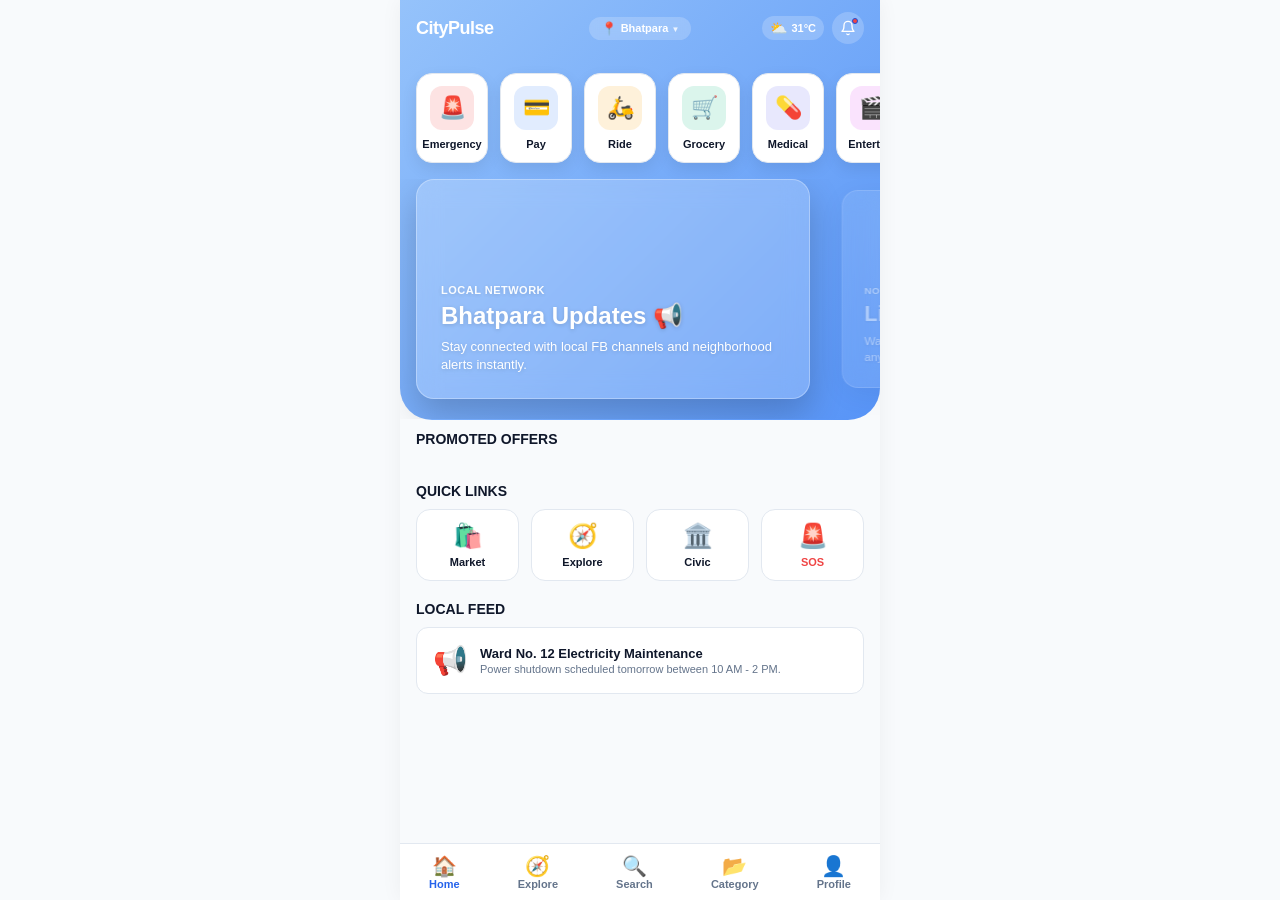
<file: index.html>
<!DOCTYPE html>
<html lang="en">
<head>
    <meta charset="UTF-8">
    <meta name="viewport" content="width=device-width, initial-scale=1.0">
    <title>CityPulse - Home</title>
    <link rel="stylesheet" href="https://anupsharmasharma012-debug.github.io/citypulse-core/style.css">
    <style>
        /* DYNAMIC BACKGROUND (Height perfectly adjusted to Hero Card only) */
        #dynamic-header-bg {
            position: absolute;
            top: 0;
            left: 0;
            width: 100%;
            height: 420px; /* <--- Fixed Height: Yahan par background cut ho jayega */
            z-index: 0;
            background: linear-gradient(135deg, rgba(96, 165, 250, 0.6) 0%, rgba(59, 130, 246, 0.8) 100%);
            border-bottom-left-radius: 32px;
            border-bottom-right-radius: 32px;
            transition: background 0.6s ease-in-out;
        }

        /* AMAZON STYLE - SEPARATE FLOATING CARDS */
        .horizontal-scroll {
            display: flex;
            overflow-x: auto;
            gap: 12px;
            padding: 16px;
            scrollbar-width: none;
            position: relative;
            z-index: 2; 
        }
        .horizontal-scroll::-webkit-scrollbar { display: none; }
        
        .scroll-item {
            display: flex;
            flex-direction: column;
            align-items: center;
            min-width: 72px;
            background: var(--card-bg);
            border: 1px solid var(--card-border);
            border-radius: 16px;
            padding: 12px 6px;
            box-shadow: 0 6px 16px rgba(0,0,0,0.08); 
            cursor: pointer;
            gap: 8px;
            transition: transform 0.2s;
        }
        .scroll-item:active { transform: scale(0.92); }
        .icon-box {
            width: 44px;
            height: 44px;
            border-radius: 12px;
            display: flex;
            justify-content: center;
            align-items: center;
            font-size: 22px;
        }
        .icon-label { font-size: 11px; font-weight: 700; color: var(--text-main); text-align: center; }

        /* 3D HERO BANNER CAROUSEL */
        .banner-carousel {
            display: flex;
            overflow-x: auto;
            scroll-snap-type: x mandatory;
            padding: 0 16px 20px 16px;
            gap: 12px;
            position: relative;
            z-index: 2;
            scrollbar-width: none;
            scroll-behavior: smooth;
        }
        .banner-carousel::-webkit-scrollbar { display: none; }
        .banner-card {
            min-width: 88%;
            min-height: 220px;
            display: flex;
            flex-direction: column;
            justify-content: flex-end; 
            scroll-snap-align: center;
            border-radius: 18px;
            padding: 24px;
            color: white;
            transition: transform 0.4s cubic-bezier(0.4, 0, 0.2, 1), opacity 0.4s ease;
            transform: scale(0.9);
            opacity: 0.5;
            background: rgba(255, 255, 255, 0.2);
            backdrop-filter: blur(12px);
            -webkit-backdrop-filter: blur(12px);
            border: 1px solid rgba(255, 255, 255, 0.3);
            box-shadow: 0 8px 32px rgba(0,0,0,0.1);
            text-shadow: 0 1px 4px rgba(0,0,0,0.15); 
        }
        .banner-card.active-3d {
            transform: scale(1);
            opacity: 1;
            box-shadow: 0 15px 35px rgba(0,0,0,0.2);
        }

        /* Purana Quick Grid & Sections */
        .quick-grid { display: grid; grid-template-columns: repeat(4, 1fr); gap: 12px; padding: 0 16px; margin-bottom: 16px; position: relative; z-index: 2; }
        .quick-item { background: var(--card-bg); border: 1px solid var(--card-border); border-radius: 14px; padding: 12px 8px; text-align: center; cursor: pointer; transition: transform 0.2s; }
        .quick-item:active { transform: scale(0.95); }
        .section-title { font-size: 14px; font-weight: 800; color: var(--text-main); margin: 20px 16px 10px 16px; text-transform: uppercase; position: relative; z-index: 2; }
    </style>
</head>
<body>
    <div class="max-width-container">
        
        <!-- DYNAMIC BACKGROUND LAYER -->
        <div id="dynamic-header-bg"></div>

        <!-- TOPBAR -->
        <city-topbar home-header></city-topbar>

        <main style="margin-bottom: 90px;">
            
            <!-- HORIZONTAL MENU -->
            <div class="horizontal-scroll">
                <div class="scroll-item" onclick="window.location.href='https://anupsharmasharma012-debug.github.io/citypulse-profile/emergency-sos.html'">
                    <div class="icon-box" style="background-color: rgba(239, 68, 68, 0.15);">🚨</div>
                    <span class="icon-label">Emergency</span>
                </div>
                <div class="scroll-item" onclick="window.location.href='https://anupsharmasharma012-debug.github.io/citypulse-profile/wallet.html'">
                    <div class="icon-box" style="background-color: rgba(59, 130, 246, 0.15);">💳</div>
                    <span class="icon-label">Pay</span>
                </div>
                <div class="scroll-item" onclick="showToast('Ride module coming soon')">
                    <div class="icon-box" style="background-color: rgba(245, 158, 11, 0.15);">🛵</div>
                    <span class="icon-label">Ride</span>
                </div>
                <div class="scroll-item" onclick="window.location.href='category.html'">
                    <div class="icon-box" style="background-color: rgba(16, 185, 129, 0.15);">🛒</div>
                    <span class="icon-label">Grocery</span>
                </div>
                <div class="scroll-item" onclick="showToast('Medical module coming soon')">
                    <div class="icon-box" style="background-color: rgba(99, 102, 241, 0.15);">💊</div>
                    <span class="icon-label">Medical</span>
                </div>
                <div class="scroll-item" onclick="showToast('Entertainment coming soon')">
                    <div class="icon-box" style="background-color: rgba(217, 70, 239, 0.15);">🎬</div>
                    <span class="icon-label">Entertain</span>
                </div>
                <div class="scroll-item" onclick="window.location.href='category.html'">
                    <div class="icon-box" style="background-color: rgba(249, 115, 22, 0.15);">🛠️</div>
                    <span class="icon-label">Services</span>
                </div>
                <div class="scroll-item" onclick="showToast('Education module coming soon')">
                    <div class="icon-box" style="background-color: rgba(168, 85, 247, 0.15);">📚</div>
                    <span class="icon-label">Education</span>
                </div>
            </div>

            <!-- 3D DYNAMIC BANNER CAROUSEL -->
            <div class="banner-carousel" id="3d-carousel">
                
                <!-- 1. Local Network (Light Transparent Blue) -->
                <div class="banner-card active-3d" data-theme="linear-gradient(135deg, rgba(96, 165, 250, 0.65) 0%, rgba(59, 130, 246, 0.85) 100%)">
                    <div style="font-size: 11px; font-weight: 800; text-transform: uppercase; opacity: 0.95; margin-bottom: 6px; letter-spacing: 0.5px;">Local Network</div>
                    <h2 style="font-size: 24px; font-weight: 800; margin-bottom: 8px;">Bhatpara Updates 📢</h2>
                    <p style="font-size: 13px; opacity: 1; line-height: 1.4;">Stay connected with local FB channels and neighborhood alerts instantly.</p>
                </div>
                
                <!-- 2. Live Channel (Light Transparent Orange) -->
                <div class="banner-card" data-theme="linear-gradient(135deg, rgba(251, 146, 60, 0.65) 0%, rgba(249, 115, 22, 0.85) 100%)">
                    <div style="font-size: 11px; font-weight: 800; text-transform: uppercase; opacity: 0.95; margin-bottom: 6px; letter-spacing: 0.5px;">Now Streaming</div>
                    <h2 style="font-size: 24px; font-weight: 800; margin-bottom: 8px;">Live Channels 🔴</h2>
                    <p style="font-size: 13px; opacity: 1; line-height: 1.4;">Watch your favorite live broadcasts and breaking news anytime.</p>
                </div>

                <!-- 3. Top Headlines (DEEP PREMIUM PURPLE - Richer Contrast) -->
                <div class="banner-card" data-theme="linear-gradient(135deg, rgba(147, 51, 234, 0.75) 0%, rgba(107, 33, 168, 0.95) 100%)">
                    <div style="font-size: 11px; font-weight: 800; text-transform: uppercase; opacity: 0.9; margin-bottom: 6px; letter-spacing: 0.5px;">Trending Now</div>
                    <h2 style="font-size: 24px; font-weight: 800; margin-bottom: 8px;">Top Headlines 📰</h2>
                    <p style="font-size: 13px; opacity: 0.95; line-height: 1.4;">Daily catch-up on national and global top stories curated for you.</p>
                </div>

                <!-- 4. Entertainment (Light Transparent Green) -->
                <div class="banner-card" data-theme="linear-gradient(135deg, rgba(52, 211, 153, 0.65) 0%, rgba(16, 185, 129, 0.85) 100%)">
                    <div style="font-size: 11px; font-weight: 800; text-transform: uppercase; opacity: 0.95; margin-bottom: 6px; letter-spacing: 0.5px;">Chill & Relax</div>
                    <h2 style="font-size: 24px; font-weight: 800; margin-bottom: 8px;">Entertainment 🍿</h2>
                    <p style="font-size: 13px; opacity: 1; line-height: 1.4;">Movies, shows, and viral content to make your day better.</p>
                </div>

            </div>

            <!-- AD SPACE (Safe outside background color) -->
            <div class="section-title" style="margin-top: 12px;">Promoted Offers</div>
            <city-ad-space></city-ad-space>

            <!-- QUICK SERVICE GRID -->
            <div class="section-title" style="margin-top: 36px;">Quick Links</div>
            <div class="quick-grid">
                <div class="quick-item" onclick="window.location.href='category.html'">
                    <div style="font-size: 24px; margin-bottom: 6px;">🛍️</div>
                    <div style="font-size: 11px; font-weight: 700; color: var(--text-main);">Market</div>
                </div>
                <div class="quick-item" onclick="window.location.href='search.html'">
                    <div style="font-size: 24px; margin-bottom: 6px;">🧭</div>
                    <div style="font-size: 11px; font-weight: 700; color: var(--text-main);">Explore</div>
                </div>
                <div class="quick-item" onclick="showToast('Civic Services Module Coming Soon')">
                    <div style="font-size: 24px; margin-bottom: 6px;">🏛️</div>
                    <div style="font-size: 11px; font-weight: 700; color: var(--text-main);">Civic</div>
                </div>
                <div class="quick-item" onclick="window.location.href='https://anupsharmasharma012-debug.github.io/citypulse-profile/emergency-sos.html'">
                    <div style="font-size: 24px; margin-bottom: 6px;">🚨</div>
                    <div style="font-size: 11px; font-weight: 700; color: var(--accent-red);">SOS</div>
                </div>
            </div>

            <!-- LOCAL UPDATES -->
            <div class="section-title">Local Feed</div>
            <div class="cp-card flex-column gap-2" style="margin: 0 16px 20px 16px; position: relative; z-index: 2;">
                <div class="d-flex gap-3 align-items-center">
                    <span style="font-size: 28px;">📢</span>
                    <div>
                        <div style="font-size: 13px; font-weight: 700;">Ward No. 12 Electricity Maintenance</div>
                        <div style="font-size: 11px; color: var(--text-muted); margin-top: 2px;">Power shutdown scheduled tomorrow between 10 AM - 2 PM.</div>
                    </div>
                </div>
            </div>

        </main>

        <bottom-nav></bottom-nav>
    </div>

    <!-- CORE SCRIPTS -->
    <script src="https://anupsharmasharma012-debug.github.io/citypulse-core/config.js"></script>
    <script src="https://anupsharmasharma012-debug.github.io/citypulse-core/store.js"></script>
    <script src="https://anupsharmasharma012-debug.github.io/citypulse-core/components.js"></script>
    
    <script>
        // Global Theme Check
        window.addEventListener('DOMContentLoaded', () => {
            if (localStorage.getItem('cp_theme') === 'dark') {
                document.body.classList.add('dark-mode');
            }

            // Transparent Topbar Setup
            setTimeout(() => {
                const topbar = document.querySelector('city-topbar');
                if (topbar && topbar.firstElementChild) {
                    topbar.firstElementChild.style.setProperty('background', 'transparent', 'important');
                    topbar.firstElementChild.style.setProperty('box-shadow', 'none', 'important');
                }
            }, 100);

            // Dynamic Color Sync Logic
            const carousel = document.getElementById('3d-carousel');
            const cards = carousel.querySelectorAll('.banner-card');
            const dynamicBg = document.getElementById('dynamic-header-bg');

            function syncColors() {
                let centerPoint = carousel.scrollLeft + (carousel.clientWidth / 2);
                
                cards.forEach(card => {
                    let cardCenter = card.offsetLeft + (card.clientWidth / 2) - carousel.offsetLeft;
                    
                    if (Math.abs(centerPoint - cardCenter) < (card.clientWidth / 2)) {
                        cards.forEach(c => c.classList.remove('active-3d'));
                        card.classList.add('active-3d'); 
                        
                        let themeColor = card.getAttribute('data-theme');
                        dynamicBg.style.background = themeColor;
                    }
                });
            }

            carousel.addEventListener('scroll', syncColors);
            syncColors(); 
        });
    </script>
</body>
</html>
</file>
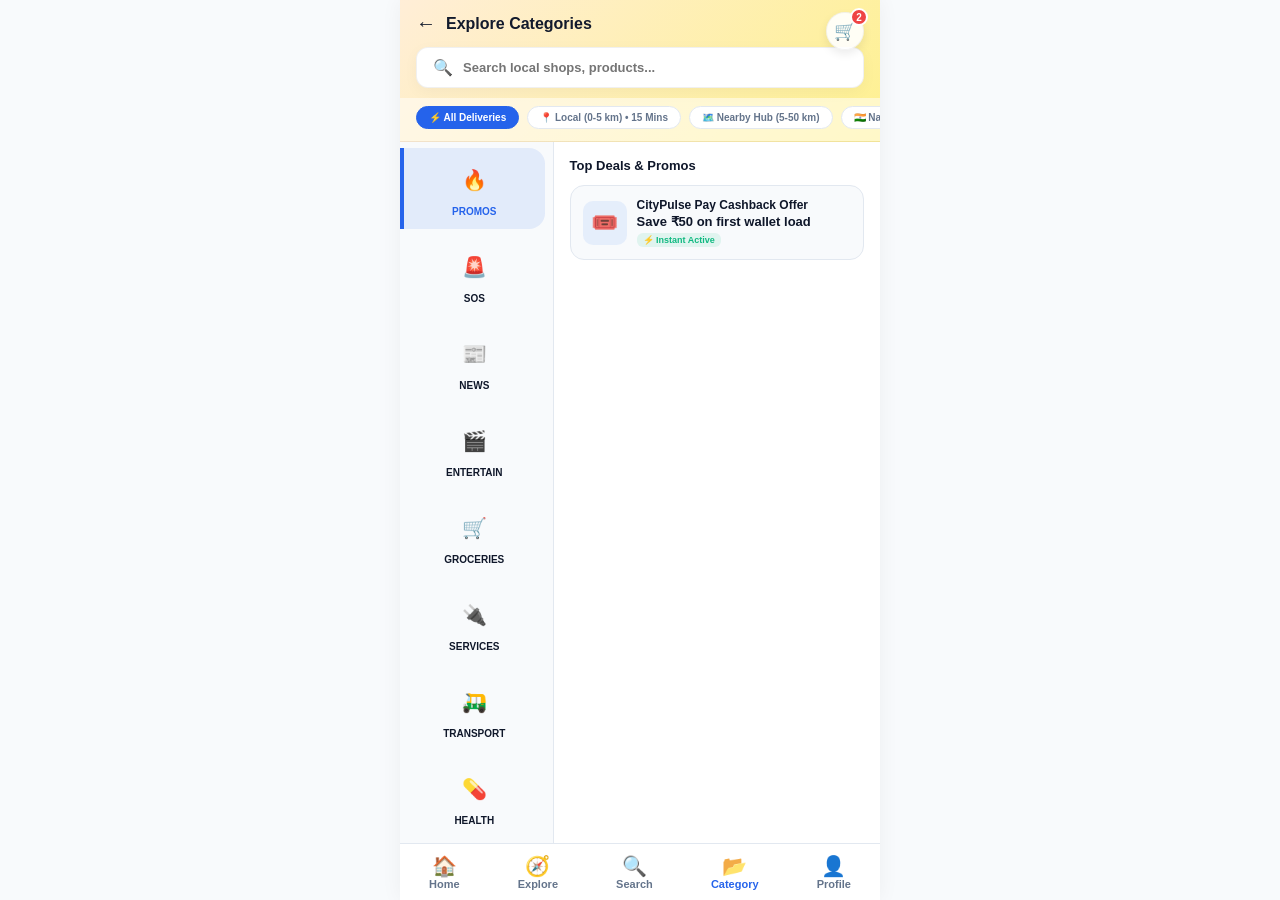
<file: category.html>
<!DOCTYPE html>
<html lang="en">
<head>
    <meta charset="UTF-8">
    <meta name="viewport" content="width=device-width, initial-scale=1.0">
    <title>CityPulse - Categories & Local Stock</title>
    <link rel="stylesheet" href="https://anupsharmasharma012-debug.github.io/citypulse-core/style.css">
    <style>
        city-topbar { display: block; opacity: 0.99; }
        city-topbar > div { background: transparent !important; border-bottom: none !important; box-shadow: none !important; }

        .top-gradient-bg {
            position: sticky; top: 0; z-index: 100;
            background: linear-gradient(135deg, rgba(255, 237, 213, 0.95) 0%, rgba(254, 240, 138, 0.95) 100%);
            backdrop-filter: blur(12px); -webkit-backdrop-filter: blur(12px);
            border-bottom: 1px solid rgba(0, 0, 0, 0.05);
        }

        /* 🛒 CART BUTTON */
        .cart-btn-wrapper { position: absolute; top: 12px; right: 16px; z-index: 105; cursor: pointer; text-decoration: none; }
        .cart-icon-bg { background: rgba(255, 255, 255, 0.9); border: 1px solid rgba(0,0,0,0.05); width: 38px; height: 38px; border-radius: 50%; display: flex; justify-content: center; align-items: center; font-size: 18px; box-shadow: 0 4px 10px rgba(0,0,0,0.08); }
        .cart-badge { position: absolute; top: -4px; right: -4px; background: #ef4444; color: white; font-size: 10px; font-weight: 800; width: 18px; height: 18px; border-radius: 50%; display: flex; justify-content: center; align-items: center; border: 2px solid #ffffff; }

        /* Proximity Filter Bar */
        .proximity-bar { display: flex; gap: 8px; padding: 8px 16px 12px 16px; overflow-x: auto; scrollbar-width: none; background: rgba(255,255,255,0.5); }
        .proximity-bar::-webkit-scrollbar { display: none; }
        .prox-pill { background: var(--card-bg); border: 1px solid var(--card-border); padding: 5px 12px; border-radius: 16px; font-size: 10px; font-weight: 800; color: var(--text-muted); cursor: pointer; white-space: nowrap; }
        .prox-pill.active { background: var(--accent-blue); color: white; border-color: var(--accent-blue); }

        .search-container { padding: 0 16px 10px 16px; }
        .search-box { display: flex; align-items: center; background: var(--card-bg); border: 1px solid rgba(0,0,0,0.06); border-radius: 12px; padding: 10px 16px; box-shadow: 0 4px 15px rgba(0,0,0,0.04); }
        .search-input { flex: 1; border: none; background: transparent; outline: none; color: var(--text-main); font-size: 13px; margin-left: 10px; font-weight: 600; }

        .split-layout { display: flex; height: calc(100vh - 145px); background: var(--bg-color); }
        .left-panel { width: 32%; background: var(--bg-color); border-right: 1px solid var(--card-border); overflow-y: auto; padding-bottom: 150px; scrollbar-width: none; }
        .left-panel::-webkit-scrollbar { display: none; }
        
        .side-tab { padding: 12px 4px; margin: 6px 8px 6px 0; border-radius: 0 16px 16px 0; display: flex; flex-direction: column; align-items: center; gap: 6px; text-align: center; cursor: pointer; border-left: 4px solid transparent; }
        .side-tab .tab-icon { width: 40px; height: 40px; border-radius: 50%; display: flex; justify-content: center; align-items: center; font-size: 20px; }
        .side-tab .tab-text { font-size: 10px; font-weight: 800; text-transform: uppercase; }
        .side-tab.active { background: rgba(37, 99, 235, 0.1) !important; border-left-color: var(--accent-blue) !important; color: var(--accent-blue); }

        .right-panel { width: 68%; background: var(--card-bg); overflow-y: auto; padding: 16px; padding-bottom: 150px; scrollbar-width: none; }
        .right-panel::-webkit-scrollbar { display: none; }

        .content-section { display: none; }
        .content-section.active { display: block; }

        .section-header { font-size: 13px; font-weight: 800; color: var(--text-main); margin-bottom: 12px; }
        .sub-grid { display: flex; flex-direction: column; gap: 10px; }
        
        .product-card { background: var(--bg-color); border: 1px solid var(--card-border); border-radius: 14px; padding: 12px; display: flex; gap: 10px; align-items: center; cursor: pointer; text-decoration: none; color: inherit; }
        .product-card:active { transform: scale(0.98); }
        .p-icon { width: 44px; height: 44px; background: rgba(59,130,246,0.1); border-radius: 10px; display: flex; justify-content: center; align-items: center; font-size: 22px; }
        .p-info { flex: 1; }
        .p-name { font-size: 12px; font-weight: 800; color: var(--text-main); margin-bottom: 2px; }
        .p-price { font-size: 13px; font-weight: 900; color: var(--text-main); }
        
        .delivery-badge { font-size: 9px; font-weight: 800; padding: 2px 6px; border-radius: 6px; display: inline-block; margin-top: 4px; }
        .badge-local { background: rgba(16, 185, 129, 0.1); color: #10b981; }
        .badge-hub { background: rgba(59, 130, 246, 0.1); color: #3b82f6; }
        .badge-national { background: rgba(107, 114, 128, 0.1); color: #6b7280; }
    </style>
</head>
<body>
    <div class="max-width-container">
        
        <div class="top-gradient-bg" id="dynamic-header">
            <a href="https://anupsharmasharma012-debug.github.io/citypulse-profile/cart.html" class="cart-btn-wrapper">
                <div class="cart-icon-bg">🛒</div>
                <div class="cart-badge">2</div>
            </a>
            <city-topbar title="Explore Categories"></city-topbar>
            
            <div class="search-container">
                <div class="search-box">
                    <span style="font-size: 16px;">🔍</span>
                    <input type="text" class="search-input" placeholder="Search local shops, products...">
                </div>
            </div>

            <!-- Proximity Filter Bar -->
            <div class="proximity-bar">
                <div class="prox-pill active" onclick="filterProximity('all', this)">⚡ All Deliveries</div>
                <div class="prox-pill" onclick="filterProximity('local', this)">📍 Local (0-5 km) • 15 Mins</div>
                <div class="prox-pill" onclick="filterProximity('hub', this)">🗺️ Nearby Hub (5-50 km)</div>
                <div class="prox-pill" onclick="filterProximity('national', this)">🇮🇳 National Shipping</div>
            </div>
        </div>

        <main class="split-layout">
            
            <!-- LEFT PANEL: EXACT ORIGINAL SEQUENCE -->
            <div class="left-panel">
                <div class="side-tab active" onclick="switchCategory('offers', this)"><div class="tab-icon">🔥</div><div class="tab-text">Promos</div></div>
                <div class="side-tab" onclick="switchCategory('sos', this)"><div class="tab-icon">🚨</div><div class="tab-text">SOS</div></div>
                <div class="side-tab" onclick="switchCategory('news', this)"><div class="tab-icon">📰</div><div class="tab-text">News</div></div>
                <div class="side-tab" onclick="switchCategory('entertainment', this)"><div class="tab-icon">🎬</div><div class="tab-text">Entertain</div></div>
                <div class="side-tab" onclick="switchCategory('daily', this)"><div class="tab-icon">🛒</div><div class="tab-text">Groceries</div></div>
                <div class="side-tab" onclick="switchCategory('services', this)"><div class="tab-icon">🔌</div><div class="tab-text">Services</div></div>
                <div class="side-tab" onclick="switchCategory('transport', this)"><div class="tab-icon">🛺</div><div class="tab-text">Transport</div></div>
                <div class="side-tab" onclick="switchCategory('health', this)"><div class="tab-icon">💊</div><div class="tab-text">Health</div></div>
            </div>

            <!-- RIGHT PANEL: CONTENT SECTIONS IN EXACT SEQUENCE -->
            <div class="right-panel">
                
                <!-- 1. PROMOS -->
                <div id="content-offers" class="content-section active">
                    <div class="section-header">Top Deals & Promos</div>
                    <div class="sub-grid">
                        <a href="https://anupsharmasharma012-debug.github.io/citypulse-profile/wallet.html" class="product-card" data-prox="local">
                            <div class="p-icon">🎟️</div>
                            <div class="p-info">
                                <div class="p-name">CityPulse Pay Cashback Offer</div>
                                <div class="p-price">Save ₹50 on first wallet load</div>
                                <div><span class="delivery-badge badge-local">⚡ Instant Active</span></div>
                            </div>
                        </a>
                    </div>
                </div>

                <!-- 2. SOS -->
                <div id="content-sos" class="content-section">
                    <div class="section-header">Emergency (SOS) Services</div>
                    <div class="sub-grid">
                        <a href="https://anupsharmasharma012-debug.github.io/citypulse-profile/emergency-sos.html" class="product-card" data-prox="local">
                            <div class="p-icon" style="background: rgba(239,68,68,0.1); color: #ef4444;">🚨</div>
                            <div class="p-info">
                                <div class="p-name">Open Emergency SOS Hub</div>
                                <div class="p-price">24x7 Helpline Access</div>
                                <div><span class="delivery-badge badge-local">📍 Bhatpara Jurisdiction</span></div>
                            </div>
                        </a>
                    </div>
                </div>

                <!-- 3. NEWS -->
                <div id="content-news" class="content-section">
                    <div class="section-header">News & Local Updates</div>
                    <div class="sub-grid">
                        <a href="#" class="product-card" data-prox="local">
                            <div class="p-icon" style="background: rgba(59,130,246,0.1);">📰</div>
                            <div class="p-info">
                                <div class="p-name">Bhatpara Ward 12 Bulletin</div>
                                <div class="p-price">Local Civic News</div>
                                <div><span class="delivery-badge badge-local">⚡ Live Feed</span></div>
                            </div>
                        </a>
                    </div>
                </div>

                <!-- 4. ENTERTAINMENT -->
                <div id="content-entertainment" class="content-section">
                    <div class="section-header">Entertainment & Media</div>
                    <div class="sub-grid">
                        <a href="#" class="product-card" data-prox="local">
                            <div class="p-icon" style="background: rgba(168,85,247,0.1);">🎬</div>
                            <div class="p-info">
                                <div class="p-name">Local Independent Music & Shows</div>
                                <div class="p-price">Digital Stream</div>
                                <div><span class="delivery-badge badge-local">⚡ Instant Play</span></div>
                            </div>
                        </a>
                    </div>
                </div>

                <!-- 5. GROCERIES -->
                <div id="content-daily" class="content-section">
                    <div class="section-header">Daily Needs & Groceries</div>
                    <div class="sub-grid">
                        <a href="https://anupsharmasharma012-debug.github.io/citypulse-profile/cart.html" class="product-card" data-prox="local">
                            <div class="p-icon">🥛</div>
                            <div class="p-info">
                                <div class="p-name">Amul Taaza Milk (1L)[span_0](start_span)[span_0](end_span)</div>
                                <div class="p-price">₹72 <span style="font-size: 10px; color: var(--text-muted); text-decoration: line-through;">₹75</span>[span_1](start_span)[span_1](end_span)</div>
                                <div><span class="delivery-badge badge-local">⚡ 15 Mins • Ward 12 Local Store</span></div>
                            </div>
                        </a>
                        <a href="https://anupsharmasharma012-debug.github.io/citypulse-profile/cart.html" class="product-card" data-prox="hub">
                            <div class="p-icon" style="background: rgba(59,130,246,0.1);">🌾</div>
                            <div class="p-info">
                                <div class="p-name">Aashirvaad Atta (5kg)</div>
                                <div class="p-price">₹245</div>
                                <div><span class="delivery-badge badge-hub">🚚 Same Day • Barrackpore Hub</span></div>
                            </div>
                        </a>
                    </div>
                </div>

                <!-- 6. SERVICES -->
                <div id="content-services" class="content-section">
                    <div class="section-header">Home Services</div>
                    <div class="sub-grid">
                        <a href="https://anupsharmasharma012-debug.github.io/citypulse-profile/cart.html" class="product-card" data-prox="local">
                            <div class="p-icon" style="background: rgba(245,158,11,0.1);">🔌</div>
                            <div class="p-info">
                                <div class="p-name">Electrician Visit</div>
                                <div class="p-price">₹150</div>
                                <div><span class="delivery-badge badge-local">📍 Bhatpara Local Expert (Arrival in 20m)</span></div>
                            </div>
                        </a>
                    </div>
                </div>

                <!-- 7. TRANSPORT -->
                <div id="content-transport" class="content-section">
                    <div class="section-header">Transport & Auto</div>
                    <div class="sub-grid">
                        <a href="#" class="product-card" data-prox="local">
                            <div class="p-icon" style="background: rgba(234,179,8,0.1);">🛺</div>
                            <div class="p-info">
                                <div class="p-name">Book Local Auto Ride</div>
                                <div class="p-price">Metered Fare</div>
                                <div><span class="delivery-badge badge-local">⚡ Instant Pickup</span></div>
                            </div>
                        </a>
                    </div>
                </div>

                <!-- 8. HEALTH -->
                <div id="content-health" class="content-section">
                    <div class="section-header">Health & Pharmacy</div>
                    <div class="sub-grid">
                        <a href="https://anupsharmasharma012-debug.github.io/citypulse-profile/cart.html" class="product-card" data-prox="local">
                            <div class="p-icon" style="background: rgba(20,184,166,0.1);">💊</div>
                            <div class="p-info">
                                <div class="p-name">Emergency First Aid Kit</div>
                                <div class="p-price">₹350</div>
                                <div><span class="delivery-badge badge-local">⚡ 10 Mins • City Medicos (500m)</span></div>
                            </div>
                        </a>
                    </div>
                </div>

            </div>
        </main>

        <bottom-nav></bottom-nav>
    </div>

    <script src="https://anupsharmasharma012-debug.github.io/citypulse-core/config.js"></script>
    <script src="https://anupsharmasharma012-debug.github.io/citypulse-core/store.js"></script>
    <script src="https://anupsharmasharma012-debug.github.io/citypulse-core/components.js"></script>
    
    <script>
        window.addEventListener('DOMContentLoaded', () => {
            if (localStorage.getItem('cp_theme') === 'dark') document.body.classList.add('dark-mode');
        });

        function switchCategory(catId, el) {
            document.querySelectorAll('.side-tab').forEach(t => t.classList.remove('active'));
            el.classList.add('active');
            document.querySelectorAll('.content-section').forEach(c => c.classList.remove('active'));
            document.getElementById('content-' + catId).classList.add('active');
        }

        function filterProximity(type, pillEl) {
            document.querySelectorAll('.prox-pill').forEach(p => p.classList.remove('active'));
            pillEl.classList.add('active');

            const cards = document.querySelectorAll('.product-card');
            cards.forEach(card => {
                const proxType = card.getAttribute('data-prox');
                if (type === 'all' || proxType === type) {
                    card.style.display = 'flex';
                } else {
                    card.style.display = 'none';
                }
            });
        }
    </script>
</body>
</html>
</file>
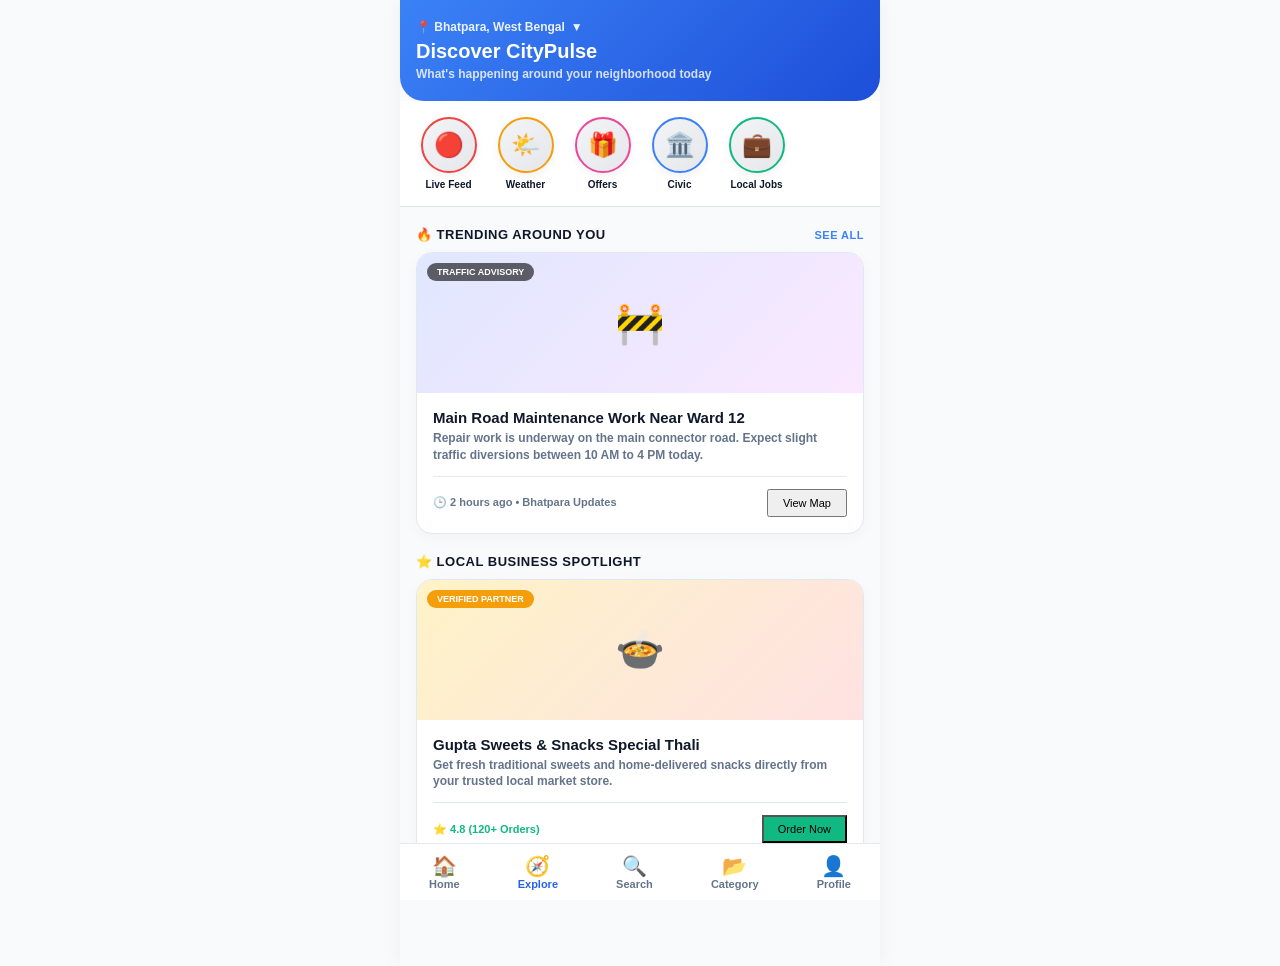
<file: explore.html>
<!DOCTYPE html>
<html lang="en">
<head>
    <meta charset="UTF-8">
    <meta name="viewport" content="width=device-width, initial-scale=1.0">
    <title>CityPulse - Explore & Discover</title>
    <link rel="stylesheet" href="https://anupsharmasharma012-debug.github.io/citypulse-core/style.css">
    <style>
        :root {
            --bg-light: #f8fafc;
            --cp-blue: #3b82f6;
            --cp-orange: #f59e0b;
            --cp-green: #10b981;
        }
        body, .max-width-container { background-color: var(--bg-light); }

        /* Explore Header Banner */
        .explore-banner { background: linear-gradient(135deg, #3b82f6 0%, #1d4ed8 100%); padding: 20px 16px; color: white; border-bottom-left-radius: 24px; border-bottom-right-radius: 24px; position: relative; }
        .location-selector { display: flex; align-items: center; gap: 6px; font-size: 12px; font-weight: 700; opacity: 0.9; margin-bottom: 6px; }

        /* Story / Quick Categories Pills */
        .story-scroll { display: flex; gap: 12px; padding: 16px; overflow-x: auto; scrollbar-width: none; background: var(--card-bg); border-bottom: 1px solid var(--card-border); }
        .story-scroll::-webkit-scrollbar { display: none; }
        .story-item { display: flex; flex-direction: column; align-items: center; gap: 6px; cursor: pointer; min-width: 65px; }
        .story-circle { width: 56px; height: 56px; border-radius: 50%; background: linear-gradient(135deg, #f3f4f6 0%, #e5e7eb 100%); border: 2px solid var(--cp-blue); display: flex; justify-content: center; align-items: center; font-size: 24px; box-shadow: 0 4px 10px rgba(0,0,0,0.05); }
        .story-label { font-size: 10px; font-weight: 800; color: var(--text-main); text-align: center; }

        /* Feed Section Cards */
        .feed-section-title { font-size: 13px; font-weight: 900; color: var(--text-main); margin: 20px 16px 10px 16px; text-transform: uppercase; letter-spacing: 0.5px; display: flex; justify-content: space-between; align-items: center; }
        
        .feed-card { background: var(--card-bg); border-radius: 16px; margin: 0 16px 16px 16px; overflow: hidden; border: 1px solid var(--card-border); box-shadow: 0 4px 15px rgba(0,0,0,0.03); }
        .feed-img-placeholder { height: 140px; background: linear-gradient(135deg, #e0e7ff 0%, #fae8ff 100%); display: flex; justify-content: center; align-items: center; font-size: 40px; position: relative; }
        .feed-tag { position: absolute; top: 10px; left: 10px; background: rgba(0,0,0,0.6); backdrop-filter: blur(4px); color: white; font-size: 9px; font-weight: 800; padding: 4px 10px; border-radius: 20px; text-transform: uppercase; }
        
        .feed-content { padding: 16px; }
        .feed-title { font-size: 15px; font-weight: 900; color: var(--text-main); margin-bottom: 4px; }
        .feed-desc { font-size: 12px; color: var(--text-muted); font-weight: 600; line-height: 1.4; margin-bottom: 12px; }
        
        .feed-footer { display: flex; justify-content: space-between; align-items: center; border-top: 1px solid var(--card-border); padding-top: 12px; }
    </style>
</head>
<body>
    <div class="max-width-container" style="min-height: 100vh;">
        
        <!-- EXPLORE HEADER -->
        <div class="explore-banner">
            <div class="location-selector">
                <span>📍 Bhatpara, West Bengal</span> <span>▼</span>
            </div>
            <h1 style="margin: 0; font-size: 20px; font-weight: 900;">Discover CityPulse</h1>
            <p style="margin: 4px 0 0 0; font-size: 12px; opacity: 0.8; font-weight: 600;">What's happening around your neighborhood today</p>
        </div>

        <!-- QUICK STORY PILLS -->
        <div class="story-scroll">
            <div class="story-item" onclick="showToast('Showing Live Updates')">
                <div class="story-circle" style="border-color: #ef4444;">🔴</div>
                <div class="story-label">Live Feed</div>
            </div>
            <div class="story-item" onclick="showToast('Opening Weather...')">
                <div class="story-circle" style="border-color: #f59e0b;">🌤️</div>
                <div class="story-label">Weather</div>
            </div>
            <div class="story-item" onclick="showToast('Opening Offers...')">
                <div class="story-circle" style="border-color: #ec4899;">🎁</div>
                <div class="story-label">Offers</div>
            </div>
            <div class="story-item" onclick="showToast('Opening Civic Updates...')">
                <div class="story-circle" style="border-color: #3b82f6;">🏛️</div>
                <div class="story-label">Civic</div>
            </div>
            <div class="story-item" onclick="showToast('Opening Local Jobs...')">
                <div class="story-circle" style="border-color: #10b981;">💼</div>
                <div class="story-label">Local Jobs</div>
            </div>
        </div>

        <main style="padding-bottom: 90px;">
            
            <!-- SECTION 1: TRENDING LOCAL UPDATE -->
            <div class="feed-section-title">
                <span>🔥 Trending Around You</span>
                <span style="font-size: 11px; color: var(--cp-blue); cursor: pointer;">See All</span>
            </div>

            <div class="feed-card">
                <div class="feed-img-placeholder">
                    <span>🚧</span>
                    <div class="feed-tag">Traffic Advisory</div>
                </div>
                <div class="feed-content">
                    <div class="feed-title">Main Road Maintenance Work Near Ward 12</div>
                    <div class="feed-desc">Repair work is underway on the main connector road. Expect slight traffic diversions between 10 AM to 4 PM today.</div>
                    <div class="feed-footer">
                        <span style="font-size: 11px; color: var(--text-muted); font-weight: 700;">🕒 2 hours ago • Bhatpara Updates</span>
                        <button class="cp-btn-primary" style="padding: 6px 14px; font-size: 11px;" onclick="showToast('Opening map details...')">View Map</button>
                    </div>
                </div>
            </div>

            <!-- SECTION 2: LOCAL BUSINESS SPOTLIGHT -->
            <div class="feed-section-title">
                <span>⭐ Local Business Spotlight</span>
            </div>

            <div class="feed-card">
                <div class="feed-img-placeholder" style="background: linear-gradient(135deg, #fef3c7 0%, #fee2e2 100%);">
                    <span>🍲</span>
                    <div class="feed-tag" style="background: var(--cp-orange);">Verified Partner</div>
                </div>
                <div class="feed-content">
                    <div class="feed-title">Gupta Sweets & Snacks Special Thali</div>
                    <div class="feed-desc">Get fresh traditional sweets and home-delivered snacks directly from your trusted local market store.</div>
                    <div class="feed-footer">
                        <span style="font-size: 11px; color: var(--cp-green); font-weight: 800;">⭐ 4.8 (120+ Orders)</span>
                        <button class="cp-btn-primary" style="padding: 6px 14px; font-size: 11px; background: var(--cp-green);" onclick="window.location.href='cart.html'">Order Now</button>
                    </div>
                </div>
            </div>

        </main>
        
        <bottom-nav></bottom-nav>
    </div>

    <!-- Master Scripts -->
    <script src="https://anupsharmasharma012-debug.github.io/citypulse-core/config.js"></script>
    <script src="https://anupsharmasharma012-debug.github.io/citypulse-core/store.js"></script>
    <script src="https://anupsharmasharma012-debug.github.io/citypulse-core/components.js"></script>

    <script>
        window.addEventListener('DOMContentLoaded', () => {
            if (localStorage.getItem('cp_theme') === 'dark') {
                document.body.classList.add('dark-mode');
            }
        });
        function showToast(msg) { alert(msg); }
    </script>
</body>
</html>
</file>
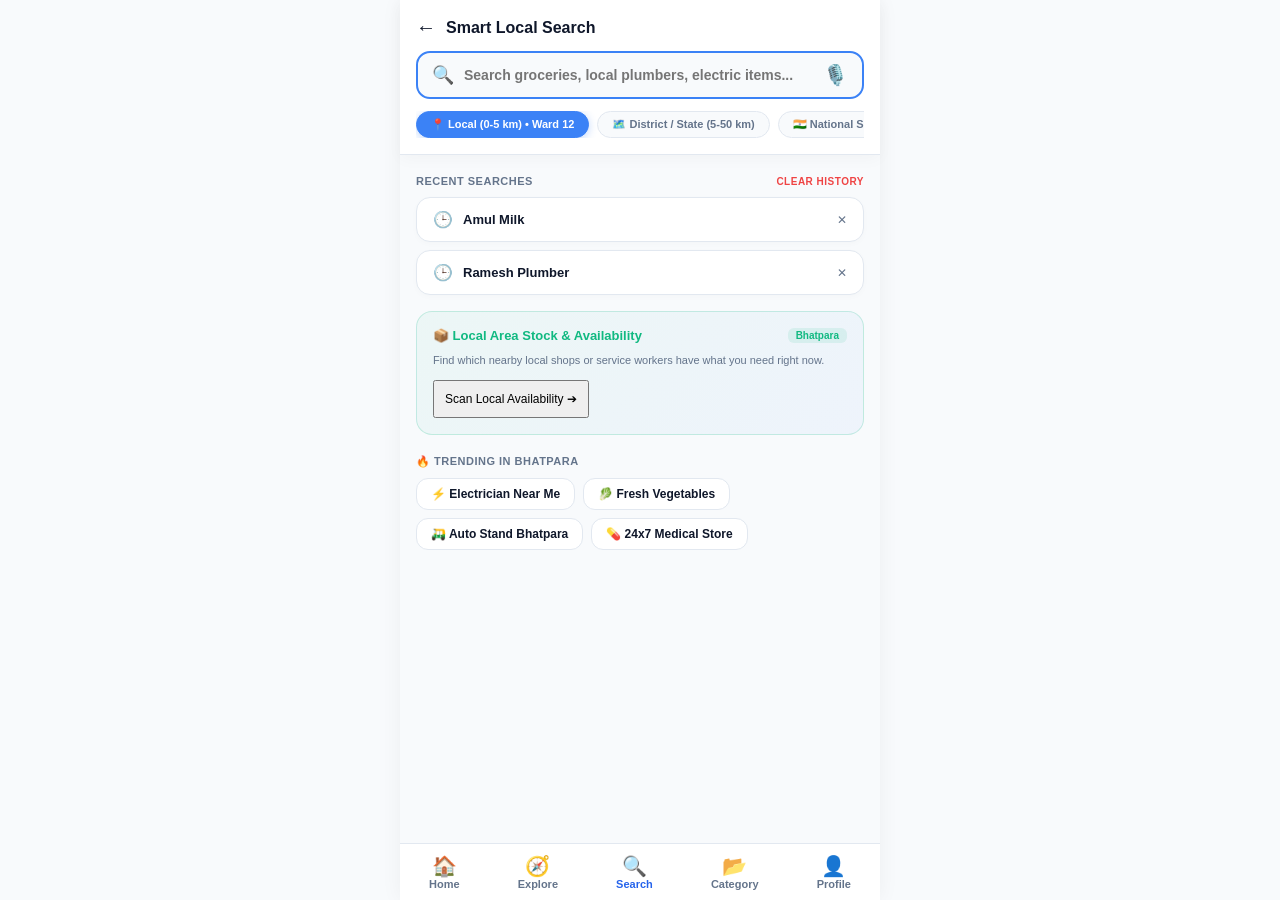
<file: search.html>
<!DOCTYPE html>
<html lang="en">
<head>
    <meta charset="UTF-8">
    <meta name="viewport" content="width=device-width, initial-scale=1.0">
    <title>CityPulse - Smart Local & Global Search</title>
    <link rel="stylesheet" href="https://anupsharmasharma012-debug.github.io/citypulse-core/style.css">
    <style>
        :root {
            --bg-light: #f8fafc;
            --cp-blue: #3b82f6;
            --cp-green: #10b981;
            --cp-orange: #f59e0b;
        }
        body, .max-width-container { background-color: var(--bg-light); }

        /* Sticky Search Header */
        .search-header-box { background: var(--card-bg); padding: 16px; border-bottom: 1px solid var(--card-border); position: sticky; top: 0; z-index: 100; box-shadow: 0 4px 15px rgba(0,0,0,0.03); }
        .search-input-wrapper { display: flex; align-items: center; background: var(--bg-color); border: 2px solid var(--cp-blue); border-radius: 14px; padding: 10px 14px; gap: 10px; }
        .main-search-input { flex: 1; border: none; background: transparent; outline: none; font-size: 14px; font-weight: 700; color: var(--text-main); }
        
        /* Proximity Scope Toggles (Local to Vocal Feature) */
        .scope-container { display: flex; gap: 8px; margin-top: 12px; overflow-x: auto; scrollbar-width: none; }
        .scope-container::-webkit-scrollbar { display: none; }
        .scope-pill { background: var(--bg-color); border: 1px solid var(--card-border); padding: 6px 14px; border-radius: 20px; font-size: 11px; font-weight: 800; color: var(--text-muted); cursor: pointer; white-space: nowrap; transition: 0.2s; }
        .scope-pill.active { background: var(--cp-blue); color: white; border-color: var(--cp-blue); box-shadow: 0 2px 8px rgba(59,130,246,0.3); }

        /* Sections & Cards */
        .section-title { font-size: 11px; font-weight: 800; color: var(--text-muted); text-transform: uppercase; margin: 20px 16px 10px 16px; letter-spacing: 0.5px; display: flex; justify-content: space-between; align-items: center; }
        
        .suggestion-card { background: var(--card-bg); border-radius: 14px; padding: 12px 16px; margin: 0 16px 8px 16px; display: flex; justify-content: space-between; align-items: center; border: 1px solid var(--card-border); box-shadow: 0 2px 6px rgba(0,0,0,0.02); cursor: pointer; }
        .suggestion-card:active { transform: scale(0.98); }

        /* Trending Local Chips */
        .trending-chips { display: flex; flex-wrap: wrap; gap: 8px; padding: 0 16px; }
        .t-chip { background: var(--card-bg); border: 1px solid var(--card-border); padding: 8px 14px; border-radius: 12px; font-size: 12px; font-weight: 700; color: var(--text-main); display: flex; align-items: center; gap: 6px; cursor: pointer; }
        
        /* Area-wise Availability Box */
        .area-availability-box { background: linear-gradient(135deg, rgba(16,185,129,0.05) 0%, rgba(59,130,246,0.05) 100%); border: 1px solid rgba(16,185,129,0.2); border-radius: 16px; margin: 16px; padding: 16px; }
    </style>
</head>
<body>
    <div class="max-width-container" style="min-height: 100vh;">
        
        <!-- TOP SEARCH BAR & PROXIMITY SCOPE SELECTOR -->
        <div class="search-header-box">
            <div style="display: flex; align-items: center; gap: 10px; margin-bottom: 12px;">
                <button onclick="window.history.back()" style="background: transparent; border: none; font-size: 20px; cursor: pointer; color: var(--text-main);">←</button>
                <span style="font-size: 16px; font-weight: 800;">Smart Local Search</span>
            </div>

            <!-- Global Input Field -->
            <div class="search-input-wrapper">
                <span style="font-size: 18px;">🔍</span>
                <input type="text" class="main-search-input" placeholder="Search groceries, local plumbers, electric items..." id="search-box-input" oninput="handleTyping(this.value)">
                <span style="font-size: 20px; cursor: pointer;" onclick="showToast('Listening... Speak now 🎙️')">🎙️</span>
            </div>

            <!-- Proximity / Distance Radius Scope Selector -->
            <div class="scope-container">
                <div class="scope-pill active" onclick="setScope('local', this)">📍 Local (0-5 km) • Ward 12</div>
                <div class="scope-pill" onclick="setScope('district', this)">🗺️ District / State (5-50 km)</div>
                <div class="scope-pill" onclick="setScope('national', this)">🇮🇳 National Shipping</div>
            </div>
        </div>

        <main style="padding-bottom: 90px;">
            
            <!-- RECENT SEARCH HISTORY -->
            <div id="history-section">
                <div class="section-title">
                    <span>Recent Searches</span>
                    <span style="color: #ef4444; cursor: pointer; font-size: 10px;" onclick="clearHistory()">Clear History</span>
                </div>
                <div id="history-list">
                    <div class="suggestion-card" onclick="fillSearch('Amul Milk')">
                        <div style="display: flex; gap: 10px; align-items: center;">
                            <span style="font-size: 16px; color: var(--text-muted);">🕒</span>
                            <span style="font-size: 13px; font-weight: 700;">Amul Milk</span>
                        </div>
                        <span style="font-size: 12px; color: var(--text-muted);">✕</span>
                    </div>
                    <div class="suggestion-card" onclick="fillSearch('Ramesh Plumber')">
                        <div style="display: flex; gap: 10px; align-items: center;">
                            <span style="font-size: 16px; color: var(--text-muted);">🕒</span>
                            <span style="font-size: 13px; font-weight: 700;">Ramesh Plumber</span>
                        </div>
                        <span style="font-size: 12px; color: var(--text-muted);">✕</span>
                    </div>
                </div>
            </div>

            <!-- LOCAL AREA STOCK & AVAILABILITY (Local to Vocal Feature) -->
            <div class="area-availability-box">
                <div style="display: flex; justify-content: space-between; align-items: center; margin-bottom: 10px;">
                    <div style="font-size: 13px; font-weight: 800; color: var(--cp-green);">📦 Local Area Stock & Availability</div>
                    <span style="font-size: 10px; background: rgba(16,185,129,0.1); color: var(--cp-green); padding: 2px 8px; border-radius: 6px; font-weight: 800;">Bhatpara</span>
                </div>
                <p style="font-size: 11px; color: var(--text-muted); margin: 0 0 12px 0; line-height: 1.4;">Find which nearby local shops or service workers have what you need right now.</p>
                <button class="cp-btn-primary" style="padding: 10px; font-size: 12px;" onclick="showToast('Scanning nearby local shops in Bhatpara...')">Scan Local Availability ➔</button>
            </div>

            <!-- TRENDING LOCAL SEARCHES -->
            <div class="section-title">🔥 Trending in Bhatpara</div>
            <div class="trending-chips">
                <div class="t-chip" onclick="fillSearch('Electrician')">⚡ Electrician Near Me</div>
                <div class="t-chip" onclick="fillSearch('Fresh Vegetables')">🥬 Fresh Vegetables</div>
                <div class="t-chip" onclick="fillSearch('Auto Ride')">🛺 Auto Stand Bhatpara</div>
                <div class="t-chip" onclick="fillSearch('Medicines 24x7')">💊 24x7 Medical Store</div>
            </div>

            <!-- AUTO-COMPLETE RESULTS (Hidden by default, shows on typing) -->
            <div id="dynamic-results" style="display: none; margin-top: 10px;">
                <div class="section-title">Search Results</div>
                <div class="suggestion-card" onclick="window.location.href='https://anupsharmasharma012-debug.github.io/citypulse-profile/cart.html'">
                    <div style="display: flex; gap: 12px; align-items: center;">
                        <span style="font-size: 22px;">🛍️</span>
                        <div>
                            <div style="font-size: 13px; font-weight: 800;" id="result-title">Result Item</div>
                            <div style="font-size: 10px; color: var(--cp-green); font-weight: 700;">Available at nearby local stores (15 mins delivery)</div>
                        </div>
                    </div>
                    <span style="font-size: 12px; color: var(--cp-blue); font-weight: 800;">View ➔</span>
                </div>
            </div>

        </main>
        
        <bottom-nav></bottom-nav>
    </div>

    <!-- Master Scripts -->
    <script src="https://anupsharmasharma012-debug.github.io/citypulse-core/config.js"></script>
    <script src="https://anupsharmasharma012-debug.github.io/citypulse-core/store.js"></script>
    <script src="https://anupsharmasharma012-debug.github.io/citypulse-core/components.js"></script>

    <script>
        window.addEventListener('DOMContentLoaded', () => {
            if (localStorage.getItem('cp_theme') === 'dark') {
                document.body.classList.add('dark-mode');
            }
        });

        // Proximity Scope Filter Logic
        function setScope(scope, element) {
            document.querySelectorAll('.scope-pill').forEach(p => p.classList.remove('active'));
            element.classList.add('active');
            showToast(`Search radius updated to: ${scope.toUpperCase()}`);
        }

        // Live Typing & Auto-complete simulation
        function handleTyping(val) {
            const resultsBox = document.getElementById('dynamic-results');
            const historyBox = document.getElementById('history-section');
            if(val.length > 0) {
                resultsBox.style.display = 'block';
                historyBox.style.display = 'none';
                document.getElementById('result-title').innerText = val + ' (Local Stock Available)';
            } else {
                resultsBox.style.display = 'none';
                historyBox.style.display = 'block';
            }
        }

        function fillSearch(keyword) {
            document.getElementById('search-box-input').value = keyword;
            handleTyping(keyword);
        }

        function clearHistory() {
            document.getElementById('history-list').innerHTML = '<div style="text-align: center; font-size: 11px; color: var(--text-muted); padding: 10px;">No recent searches</div>';
            showToast('Search history cleared');
        }

        function showToast(msg) { alert(msg); }
    </script>
</body>
</html>
</file>
